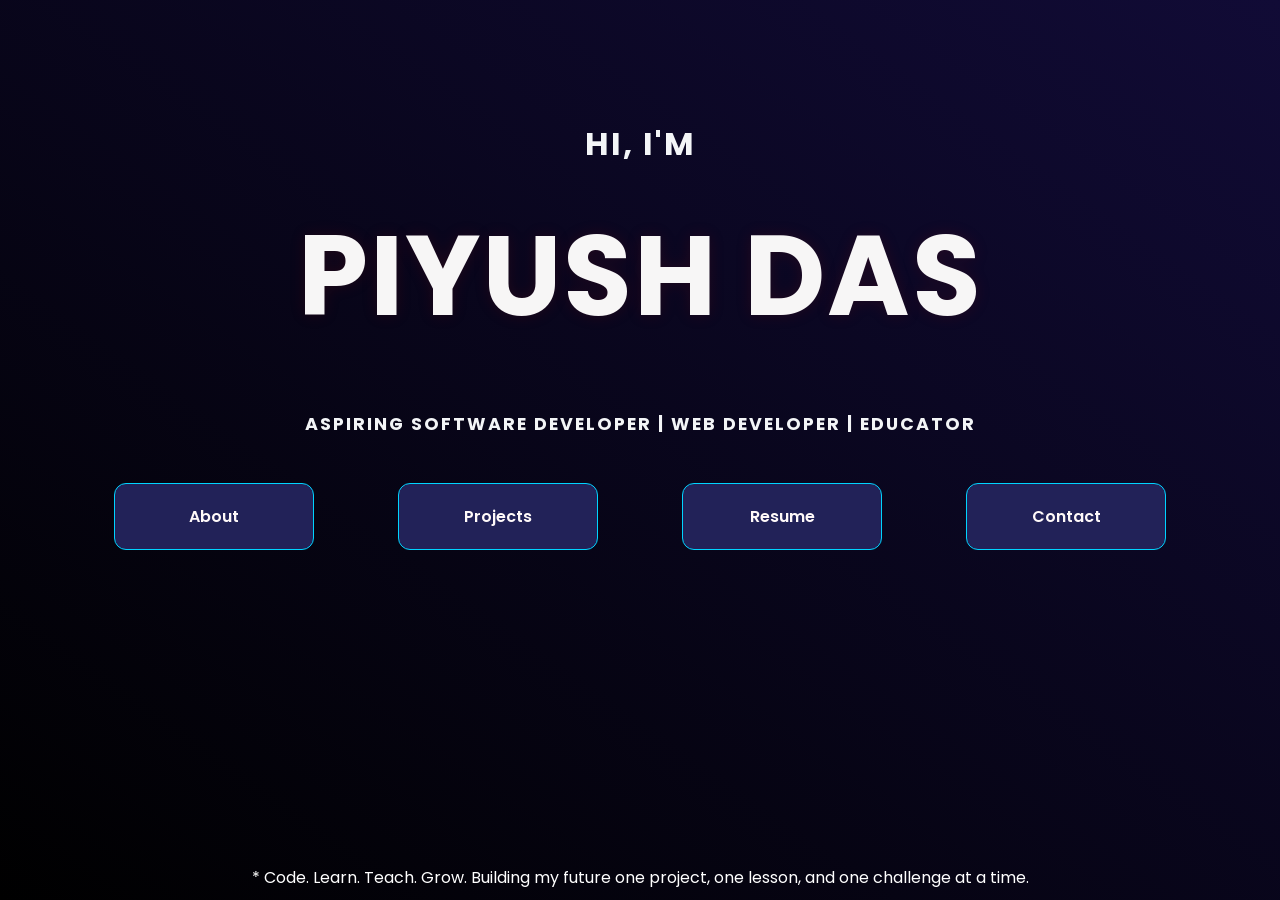
<file: index.html>
<!DOCTYPE html>
<html lang="en">

<head>
    <meta charset="UTF-8">
    <meta name="viewport" content="width=device-width, initial-scale=1.0">
    <title>Piyush Das | Aspiring Software Engineer</title>

    <link rel="stylesheet" href="style.css">
</head>

<body>
    <header>
        <h4>Hi, i'm</h4>
        <h1>Piyush Das</h1>
        <div class="software">
            <h4>Aspiring Software Developer | Web Developer | Educator</h4>
        </div>
    </header>
    <section class="buttons">
        <a href="about.html">About</a>
        <a href="projects.html">Projects</a>
        <a href="resume.html">Resume</a>
        <a href="contact.html">Contact</a>
    </section>

    <main>
    </main>
</body>

<footer class="footer">
    * Code. Learn. Teach. Grow.
    Building my future one project, one lesson, and one challenge at a time.
</footer>

</html>
</file>
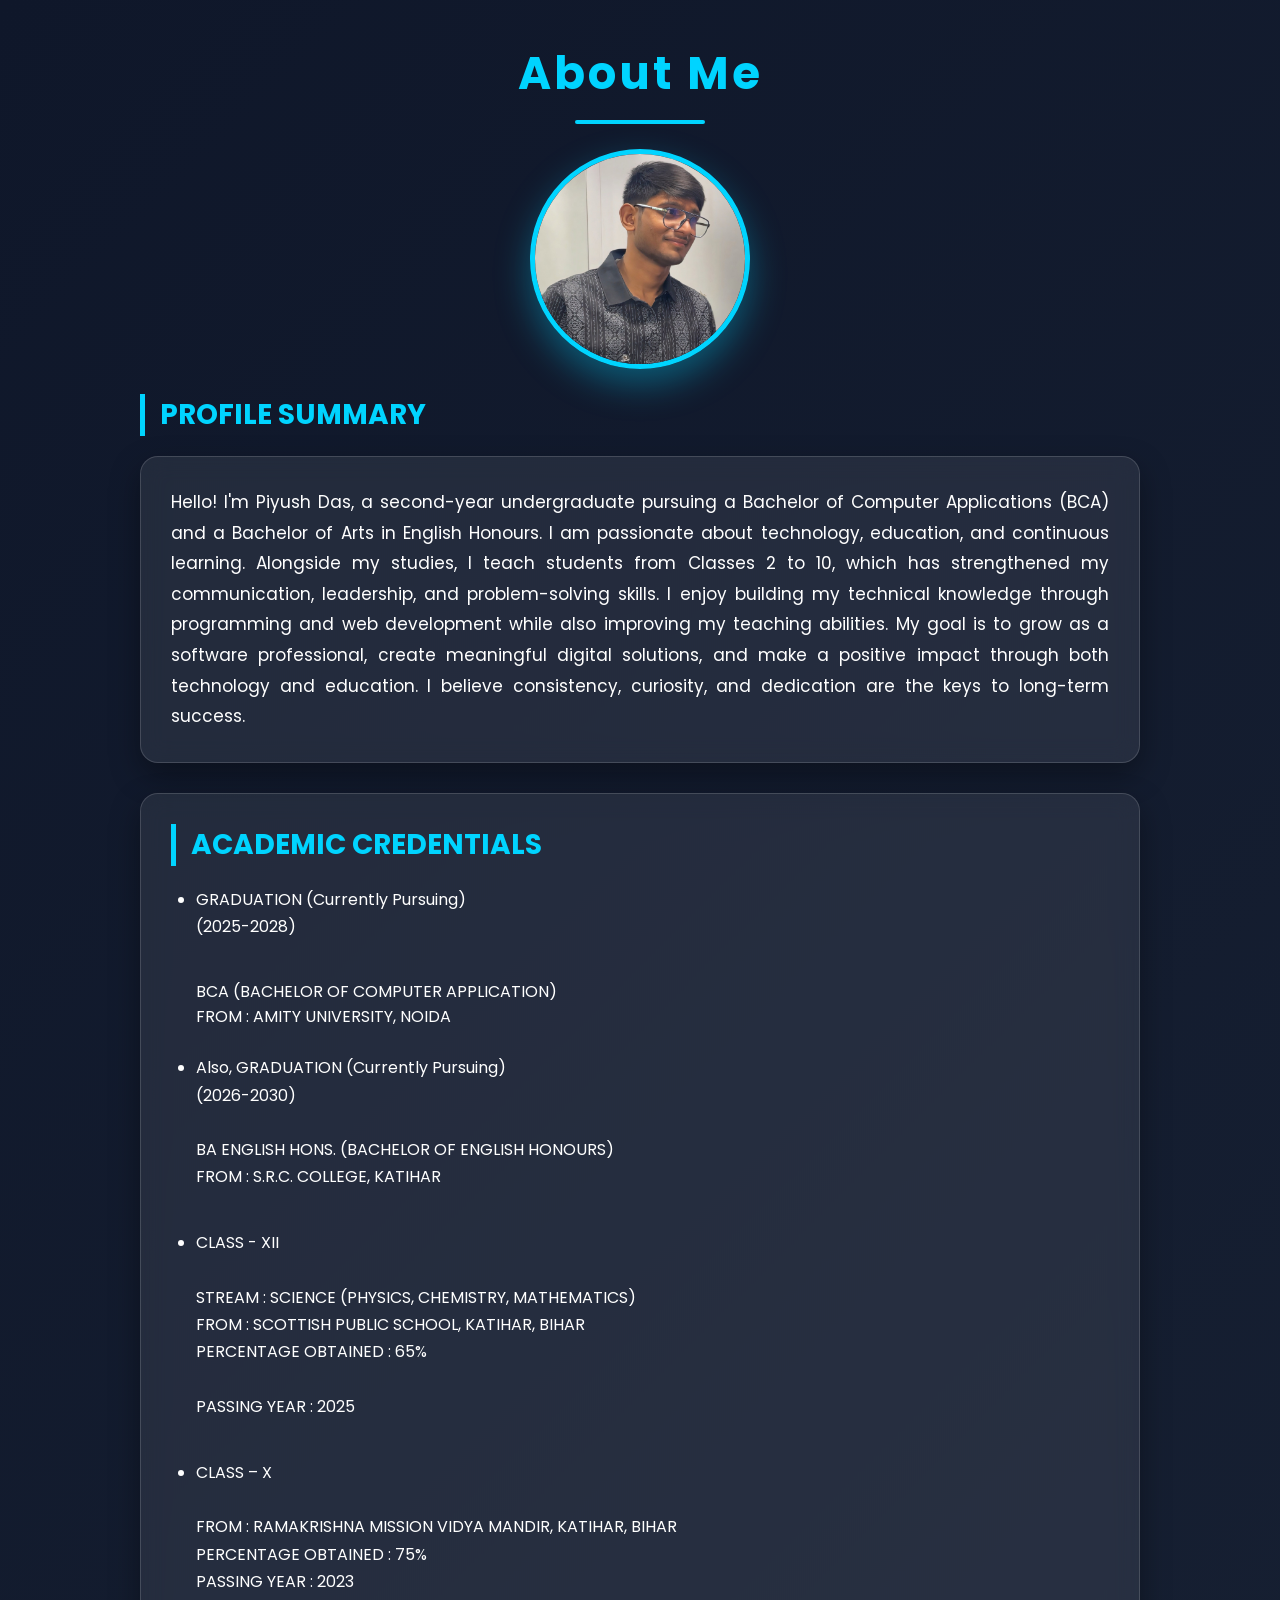
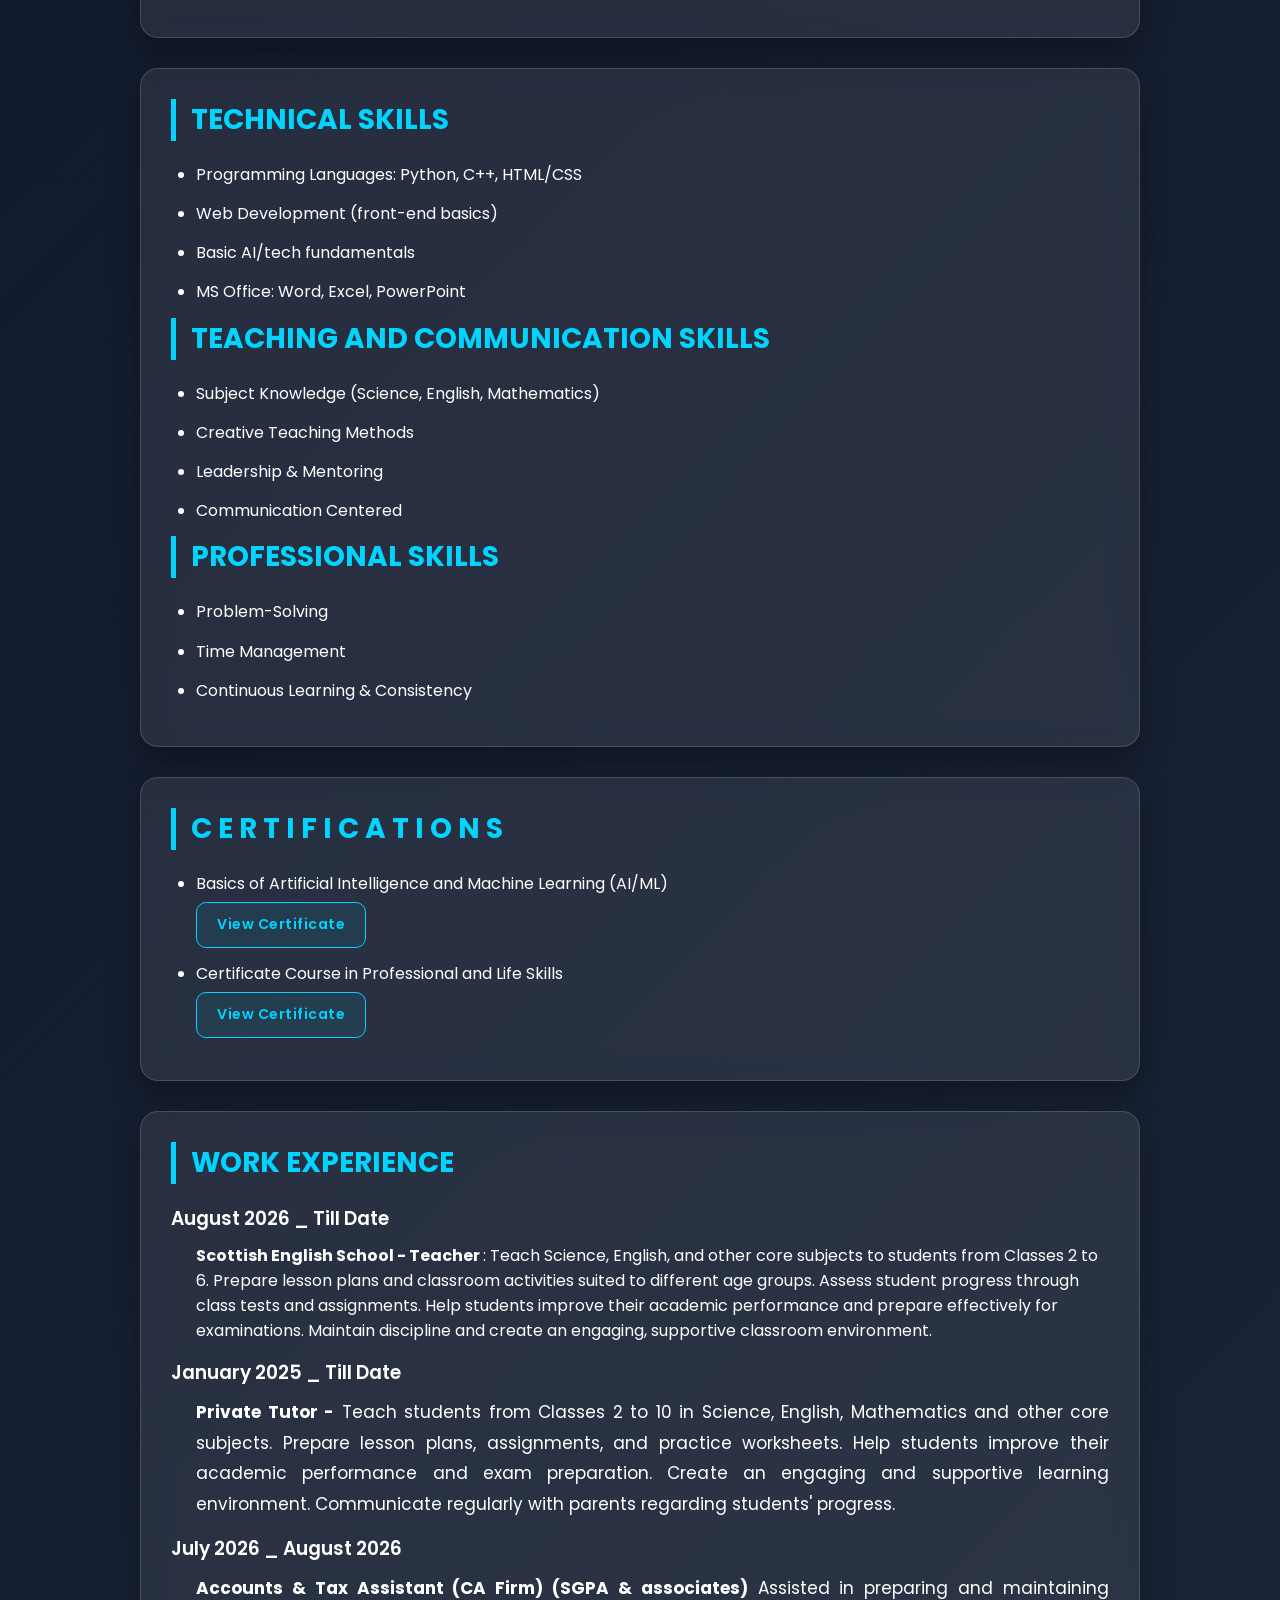
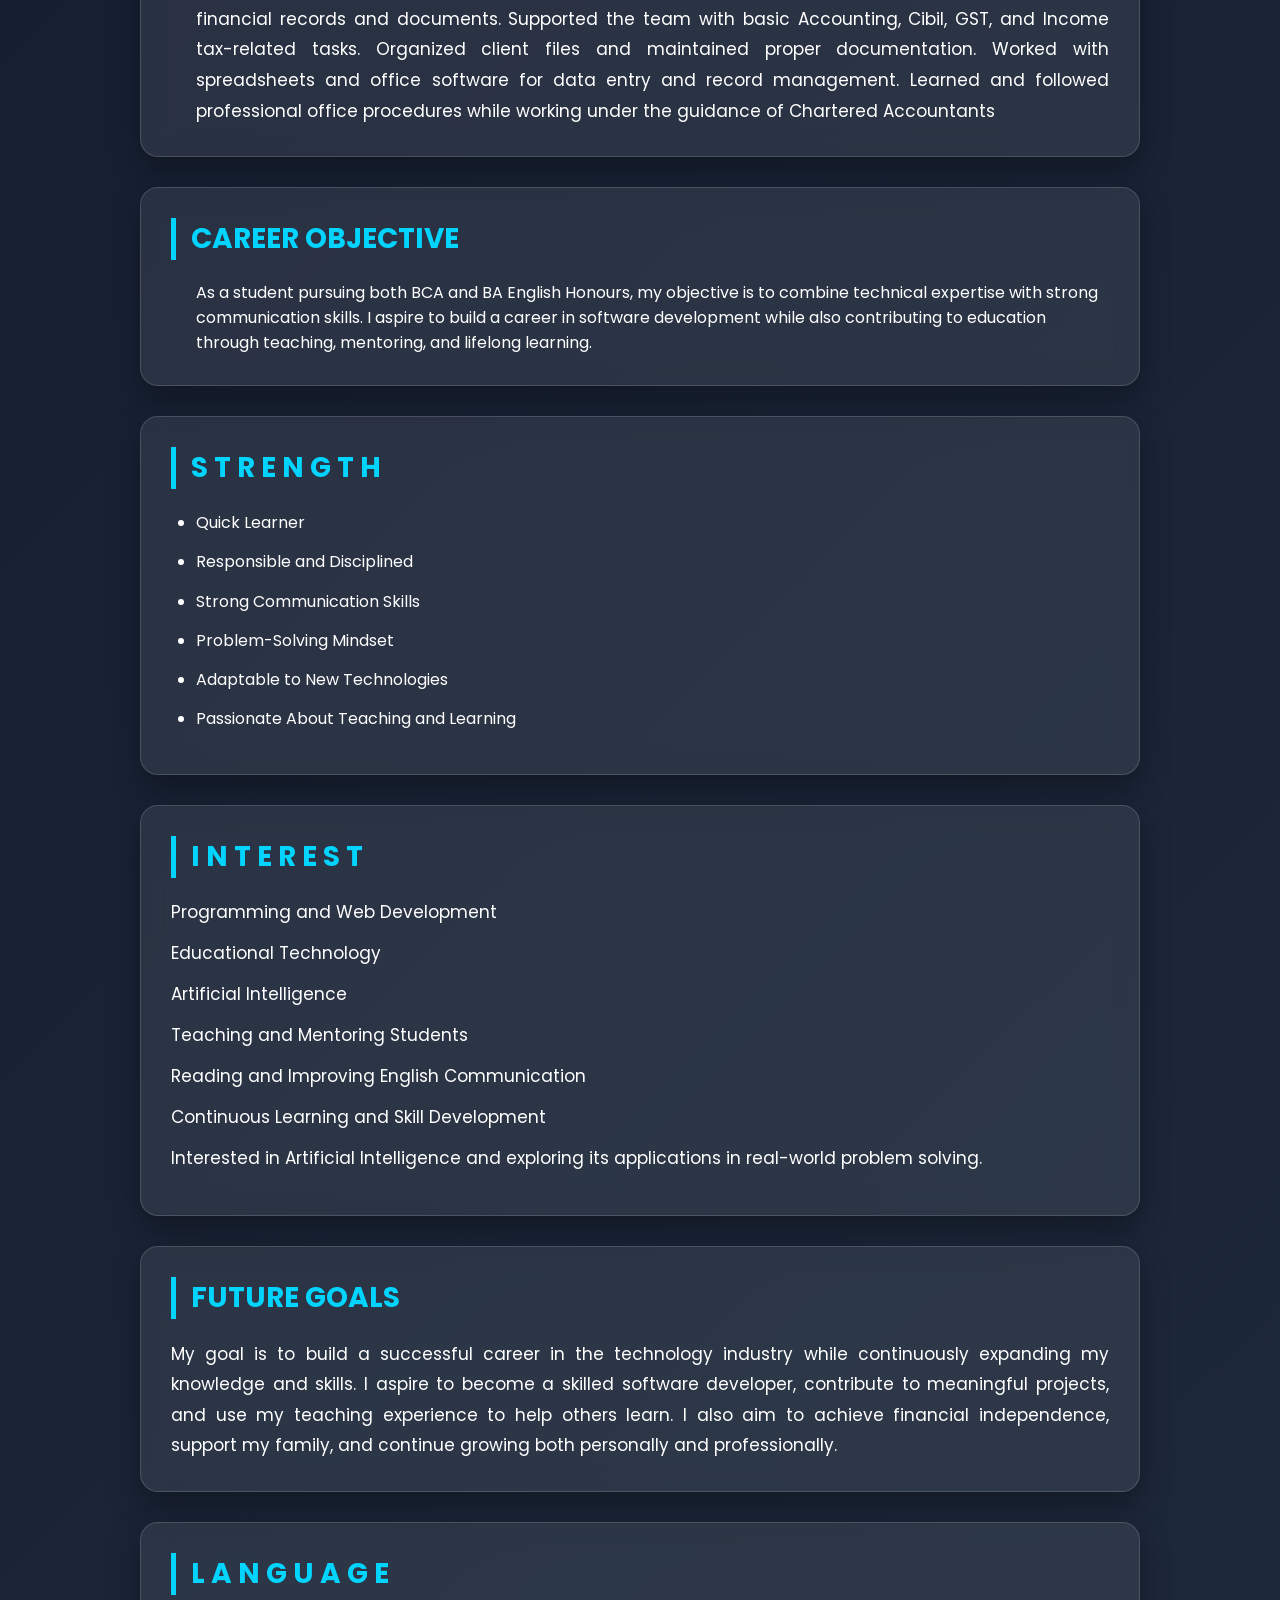
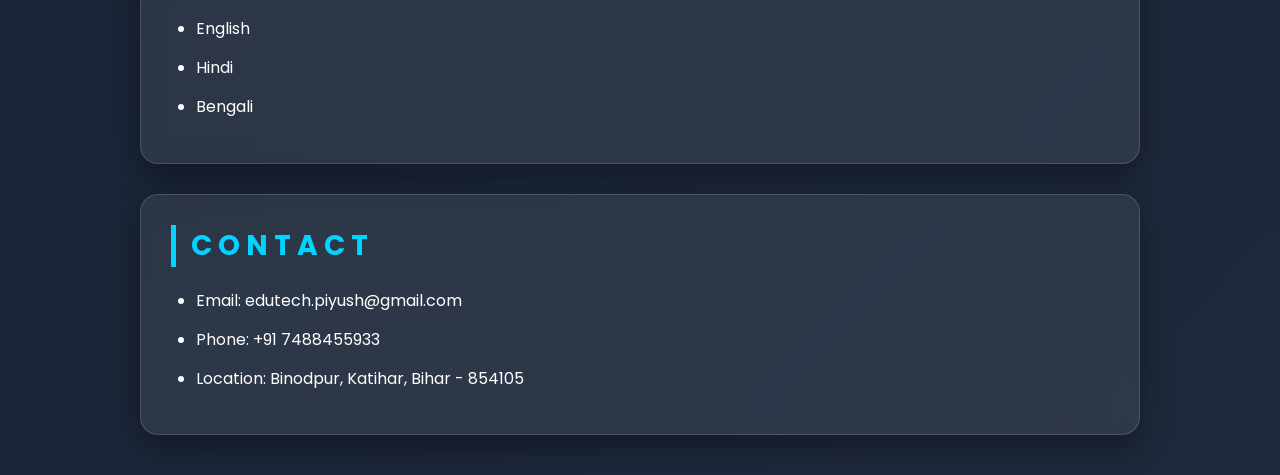
<file: about.html>
<!DOCTYPE html>
<html lang="en">

<head>
    <meta charset="UTF-8">
    <meta name="viewport" content="width=device-width, initial-scale=1.0">
    <title>ABOUT | PIYUSH</title>
    <style>
        /* Google Font */
        @import url('https://fonts.googleapis.com/css2?family=Poppins:wght@300;400;500;600;700&display=swap');

        * {
            margin: 0;
            padding: 0;
            box-sizing: border-box;
            font-family: 'Poppins', sans-serif;
        }

        body {
            background: linear-gradient(135deg, #0f172a, #1e293b);
            color: #fff;
            min-height: 100vh;
            padding: 40px 20px;
        }

        /* Heading */

        header {
            text-align: center;
            font-size: 45px;
            font-weight: 700;
            color: #00d4ff;
            letter-spacing: 3px;
            margin-bottom: 15px;
        }

        header::after {
            content: "";
            display: block;
            width: 130px;
            height: 4px;
            background: #00d4ff;
            margin: 12px auto;
            border-radius: 10px;
        }

        /* Profile Image */

        .profile-img {
            display: block;
            width: 220px;
            height: 220px;
            object-fit: cover;
            border-radius: 50%;
            margin: 25px auto;
            border: 5px solid #00d4ff;
            box-shadow: 0 15px 35px rgba(0, 212, 255, .35);
            transition: .4s;
        }

        .profile-img:hover {
            transform: scale(1.08) rotate(2deg);
            box-shadow: 0 20px 45px rgba(0, 212, 255, .55);
        }

        /* Main Container */

        main {
            max-width: 1000px;
            margin: auto;
        }

        /* Cards */

        section,
        main>p {
            background: rgba(255, 255, 255, .08);
            backdrop-filter: blur(12px);
            border: 1px solid rgba(255, 255, 255, .15);
            border-radius: 18px;
            padding: 30px;
            margin-bottom: 30px;
            box-shadow: 0 12px 30px rgba(0, 0, 0, .35);
            transition: .35s;
        }

        section:hover,
        main>p:hover {
            transform: translateY(-8px);
            border-color: #00d4ff;
            box-shadow: 0 20px 40px rgba(0, 212, 255, .25);
        }

        /* Section Heading */

        h2 {
            color: #00d4ff;
            font-size: 28px;
            margin-bottom: 20px;
            border-left: 5px solid #00d4ff;
            padding-left: 15px;
        }

        /* Sub Heading */

        h3 {
            color: #ffffff;
            margin: 15px 0 10px;
            font-weight: 600;
        }

        /* Paragraph */

        p {
            font-size: 17px;
            line-height: 1.8;
            text-align: justify;
        }

        /* Lists */

        ul {
            margin-left: 25px;
        }

        li {
            margin-bottom: 12px;
            line-height: 1.7;
        }

        /* Underline */

        u {
            color: #00d4ff;
            text-decoration-color: #00d4ff;
        }

        /* Career Objective */

        section:nth-last-child(4) ul {
            list-style: none;
            margin-left: 0;
            font-size: 17px;
            line-height: 1.8;
        }

        /* Future Goal */

        section:last-of-type {
            margin-bottom: 0;
        }

        /* Scrollbar */

        ::-webkit-scrollbar {
            width: 10px;
        }

        ::-webkit-scrollbar-track {
            background: #0f172a;
        }

        ::-webkit-scrollbar-thumb {
            background: #00d4ff;
            border-radius: 20px;
        }

        ::-webkit-scrollbar-thumb:hover {
            background: #00aacc;
        }

        /* Responsive */

        @media(max-width:768px) {

            body {
                padding: 20px;
            }

            header {
                font-size: 35px;
            }

            .profile-img {
                width: 170px;
                height: 170px;
            }

            section,
            main>p {
                padding: 22px;
            }

            h2 {
                font-size: 22px;
            }

            p,
            li {
                font-size: 15px;
            }
        }

        @media(max-width:480px) {

            header {
                font-size: 28px;
            }

            .profile-img {
                width: 150px;
                height: 150px;
            }

            section,
            main>p {
                padding: 18px;
            }

            h2 {
                font-size: 20px;
            }
        }
         /* View Certificate Button */

        .certificate-link {
            display: inline-block;

            margin-top: 5px;
            padding: 10px 20px;

            color: #00d4ff;
            background: rgba(0, 212, 255, 0.08);

            border: 1px solid #00d4ff;
            border-radius: 10px;

            text-decoration: none;
            font-size: 14px;
            font-weight: 600;
            letter-spacing: 0.5px;

            transition: 0.3s ease;
        }

        .certificate-link:hover {
            color: #0f172a;
            background: #00d4ff;

            box-shadow: 0 0 20px rgba(0, 212, 255, 0.4);

            transform: translateY(-2px);
        }
    </style>
</head>

<body>
    <header>
        About Me
    </header>
    <img src="ayx.jpeg" alt="Piyush Das" class="profile-img">
    <!-- <img src="images\me.jpeg" alt="Piyush Das" -->
    <!-- style="width: 200px; height: 200px; border-radius: 50%; margin-bottom: 20px;"> -->
    <main>
        <h2>PROFILE SUMMARY </h2>
        <p> Hello! I'm Piyush Das, a second-year undergraduate pursuing a Bachelor of Computer Applications (BCA)
            and a Bachelor of Arts in English Honours. I am passionate about technology, education, and continuous
            learning. Alongside my studies, I teach students from Classes 2 to 10, which has strengthened my
            communication,
            leadership, and problem-solving skills. I enjoy building my technical knowledge through programming and web
            development while also improving my teaching abilities. My goal is to grow as a software professional,
            create
            meaningful digital solutions, and make a positive impact through both technology and education. I believe
            consistency, curiosity, and dedication are the keys to long-term success.</p>

        <section>
            <h2>ACADEMIC CREDENTIALS</h2>
            <ul>
                <li>GRADUATION (Currently Pursuing) <br>(2025-2028)<br><br></li>
                BCA (BACHELOR OF COMPUTER APPLICATION) <br>
                FROM : AMITY UNIVERSITY, NOIDA <br><br></li>
                <li>Also, GRADUATION (Currently Pursuing)<br>
                    (2026-2030) <br><br>
                    BA ENGLISH HONS. (BACHELOR OF ENGLISH HONOURS)<br>
                    FROM :
                    S.R.C. COLLEGE, KATIHAR <br><br>
                <li>CLASS - XII <br><br>
                    STREAM : SCIENCE (PHYSICS, CHEMISTRY, MATHEMATICS) <br>
                    FROM : SCOTTISH PUBLIC
                    SCHOOL, KATIHAR, BIHAR <br>
                    PERCENTAGE OBTAINED : 65%<br><br>
                    PASSING YEAR : 2025 <br><br>
                <li> CLASS – X <br><br>
                    FROM : RAMAKRISHNA MISSION VIDYA MANDIR, KATIHAR, BIHAR <br>
                    PERCENTAGE OBTAINED : 75%<br>

                    PASSING YEAR : 2023
        </section>
        <section>

            <h2>TECHNICAL SKILLS</h2>
            <ul>
                <li>Programming Languages: Python, C++, HTML/CSS</li>
                <li>Web Development (front-end basics)</li>
                <li>Basic AI/tech fundamentals</li>
                <li>MS Office: Word, Excel, PowerPoint</li>
            </ul>
            <h2>TEACHING AND COMMUNICATION SKILLS</h2>
            <ul>
                <li>Subject Knowledge (Science, English, Mathematics)</li>
                <li>Creative Teaching Methods</li>
                <li>Leadership & Mentoring</li>
                <li>Communication Centered</li>
            </ul>
            <h2>PROFESSIONAL SKILLS</h2>
            <ul>
                <li>Problem-Solving</li>
                <li>Time Management</li>
                <li>Continuous Learning & Consistency</li>
            </ul>
        </section>
        <section>
            <h2>C E R T I F I C A T I O N S </h2>
            <ul>
                <li>
                    Basics of Artificial Intelligence and Machine Learning (AI/ML)
                    <br>
                    <a href="NONE" target="_blank" class="certificate-link">
                        View Certificate
                    </a>
                </li>
                <li>
                    Certificate Course in Professional and Life Skills
                    <br>
                    <a href="https://drive.google.com/file/d/1Q6tPlU-1JgoBllfKGYlGp8EFeUH_jpYD/view?usp=sharing"
                        target="_blank" class="certificate-link">
                        View Certificate
                    </a>
                </li>
            </ul>
        </section>
        <!-- <section>
            <h2>C E R T I F I C A T I O N S </h2>
            <ul>
                <li>Basics of Artificial Intelligence and Machine Learning (AI/ML)</li>
            </ul>
        </section> -->
        <section>
            <h2>WORK EXPERIENCE </h2>
            <h3>August 2026 _ Till Date </h3>
            <ul><strong>Scottish English School - Teacher </strong> : Teach Science, English, and other core subjects to
                students from
                Classes 2 to 6. Prepare lesson plans and classroom activities suited to different age groups. Assess
                student progress through class tests and assignments. Help students improve their academic performance
                and prepare effectively for examinations. Maintain discipline and create an engaging,
                supportive classroom environment.

            </ul>
            <h3>January 2025 _ Till Date </h3>
            <ul>
                <p><strong>Private Tutor -</strong> Teach students from Classes 2 to 10 in Science, English,
                    Mathematics and
                    other
                    core subjects. Prepare lesson plans, assignments, and practice worksheets. Help students improve
                    their
                    academic performance and exam preparation. Create an engaging and supportive learning environment.
                    Communicate
                    regularly with parents regarding students' progress.</p>
            </ul>
            <h3>July 2026 _ August 2026</h3>
            <ul>
                <p><strong>Accounts & Tax Assistant (CA Firm) (SGPA & associates)</strong> Assisted in preparing and
                    maintaining
                    financial
                    records and documents. Supported the team with basic Accounting, Cibil, GST, and Income tax-related
                    tasks.
                    Organized
                    client files and maintained proper documentation. Worked with spreadsheets and office software for
                    data entry
                    and record management. Learned and followed professional office procedures while working under the
                    guidance
                    of Chartered Accountants </p>
            </ul>

        </section>
        <section>
            <h2>CAREER OBJECTIVE</h2>
            <ul>
                As a student pursuing both BCA and BA English Honours, my objective is to combine technical expertise
                with strong communication skills. I aspire to build a career in software development while also
                contributing to education through teaching, mentoring, and lifelong learning.
            </ul>
        </section>
        <section>
            <h2>S T R E N G T H</h2>
            <ul>
                <li>Quick Learner</li>
                <li>Responsible and Disciplined</li>
                <li>Strong Communication Skills</li>
                <li>Problem-Solving Mindset</li>
                <li>Adaptable to New Technologies</li>
                <li>Passionate About Teaching and Learning</li>
            </ul>
        </section>
        <section>
            <h2>I N T E R E S T</h2>
            <ul>
                <li>Programming and Web Development</li>
                <li>Educational Technology</li>
                <li>Artificial Intelligence</li>
                <li>Teaching and Mentoring Students</li>
                <li>Reading and Improving English Communication</li>
                <li>Continuous Learning and Skill Development</li>
                <li>Interested in Artificial Intelligence and exploring its applications in real-world problem solving.
                </li>
            </ul>
        </section>
        <section>
            <h2>FUTURE GOALS</h2>
            <p>My goal is to build a successful career in the technology industry while continuously expanding my
                knowledge and skills. I aspire to become a skilled software developer, contribute to meaningful
                projects, and use my teaching experience to help others learn. I also aim to achieve financial
                independence, support my family, and continue growing both personally and professionally.</p>
        </section>
        <section>
            <h2>L A N G U A G E</h2>
            <ul>
                <li>English</li>
                <li>Hindi</li>
                <li>Bengali</li>
            </ul>
        </section>
        <section>
            <h2>C O N T A C T</h2>
            <ul>
                <li>Email: edutech.piyush@gmail.com</li>
                <li>Phone: +91 7488455933</li>
                <li>Location: Binodpur, Katihar, Bihar - 854105</li>
            </ul>
    </main>
</body>

</html>
</file>
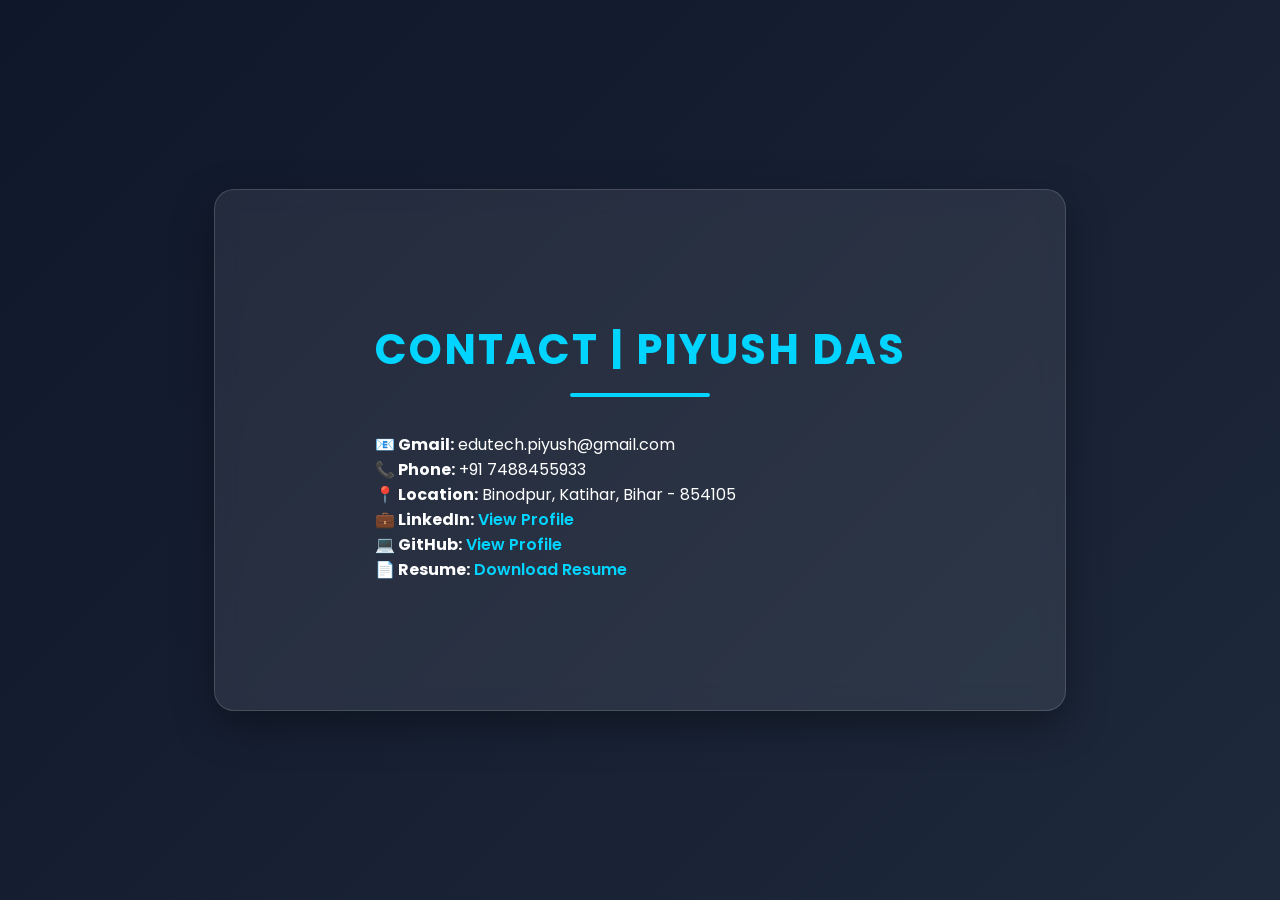
<file: contact.html>
<!DOCTYPE html>
<html lang="en">

<head>
    <meta charset="UTF-8">
    <meta name="viewport" content="width=device-width, initial-scale=1.0">
    <title>CONTACT | PIYUSH DAS</title>
    <style>
      /* Google Font */
@import url('https://fonts.googleapis.com/css2?family=Poppins:wght@300;400;500;600;700&display=swap');

*{
    margin:0;
    padding:0;
    box-sizing:border-box;
    font-family:'Poppins',sans-serif;
}

body{
    background:linear-gradient(135deg,#0f172a,#1e293b);
    min-height:100vh;
    display:flex;
    justify-content:center;
    align-items:center;
    flex-direction:column;
    padding:40px 20px;
    color:white;
}

/* Contact Card */

body::before{
    content:"";
    position:absolute;
    width:90%;
    max-width:850px;
    height:auto;
    min-height:520px;
    background:rgba(255,255,255,.08);
    backdrop-filter:blur(12px);
    border:1px solid rgba(255,255,255,.15);
    border-radius:20px;
    box-shadow:0 15px 40px rgba(0,0,0,.35);
    z-index:-1;
}

/* Heading */

h1{
    font-size:42px;
    color:#00d4ff;
    margin-bottom:35px;
    text-align:center;
    letter-spacing:2px;
}

h1::after{
    content:"";
    display:block;
    width:140px;
    height:4px;
    background:#00d4ff;
    margin:12px auto 0;
    border-radius:10px;
}

/* Contact Details */

h3{
    width:90%;
    max-width:750px;
    background:rgba(255,255,255,.05);
    border-left:5px solid #00d4ff;
    padding:18px 22px;
    margin:12px 0;
    border-radius:10px;
    font-size:18px;
    font-weight:500;
    transition:.35s ease;
    word-break:break-word;
}

h3:hover{
    transform:translateX(8px);
    background:rgba(0,212,255,.12);
    box-shadow:0 8px 20px rgba(0,212,255,.25);
}

/* Links */

a{
    color:#00d4ff;
    text-decoration:none;
    font-weight:600;
    transition:.3s;
}

a:hover{
    color:#ffffff;
    text-decoration:underline;
}

/* Scrollbar */

::-webkit-scrollbar{
    width:10px;
}

::-webkit-scrollbar-track{
    background:#0f172a;
}

::-webkit-scrollbar-thumb{
    background:#00d4ff;
    border-radius:20px;
}

::-webkit-scrollbar-thumb:hover{
    background:#0099cc;
}

/* Responsive */

@media(max-width:768px){

    body{
        padding:25px 15px;
    }

    body::before{
        width:95%;
    }

    h1{
        font-size:32px;
    }

    h3{
        font-size:16px;
        padding:15px;
    }

}

@media(max-width:480px){

    h1{
        font-size:26px;
    }

    h3{
        font-size:15px;
    }

}
    </style>

</head>

<body>
    <!-- <h1>CONTACT | PIYUSH DAS
    </h1>
    <h3>GMAIL : edutech.piyush@gmail.com</h3>
    <h3>PHONE : +91 7488455933</h3>
    <h3>LOCATION : BINODPUR, KATIHAR, BIHAR - 854105</h3>
    <h3>LINKEDIN : <a href="https://www.linkedin.com/in/piyush-das-educationtec15"
            target="_blank">www.linkedin.com/in/piyush-das-educationtec15/</a></h3>
    <h3>GITHUB : <a href="https://github.com/PIYUSH-ctrl-art"
            target="_blank">www.github.com/PIYUSH-ctrl-art/</a></h3>
    <h3>RESUME : <a href="https://drive.google.com/file/d/1GYyPaEB0J6c02fHgwnnFESm7CYNif84s/view?usp=drive_link"
            target="_blank">DOWNLOAD 📩</a></h3> -->
<section class="contact-card">
    <h1>CONTACT | PIYUSH DAS</h1>

    <p><strong>📧 Gmail:</strong> edutech.piyush@gmail.com</p>
    <p><strong>📞 Phone:</strong> +91 7488455933</p>
    <p><strong>📍 Location:</strong> Binodpur, Katihar, Bihar - 854105</p>
    <p><strong>💼 LinkedIn:</strong> <a href="https://www.linkedin.com/in/piyush-das-educationtec15" target="_blank">View Profile</a></p>
    <p><strong>💻 GitHub:</strong> <a href="https://github.com/PIYUSH-ctrl-art" target="_blank">View Profile</a></p>
    <p><strong>📄 Resume:</strong> <a href="https://drive.google.com/file/d/1hlptyNH1NqJiwAhx65PlSMpmg7go9JWO/view?usp=sharing">Download Resume</a></p>
</section>
</body>

</html>
</file>
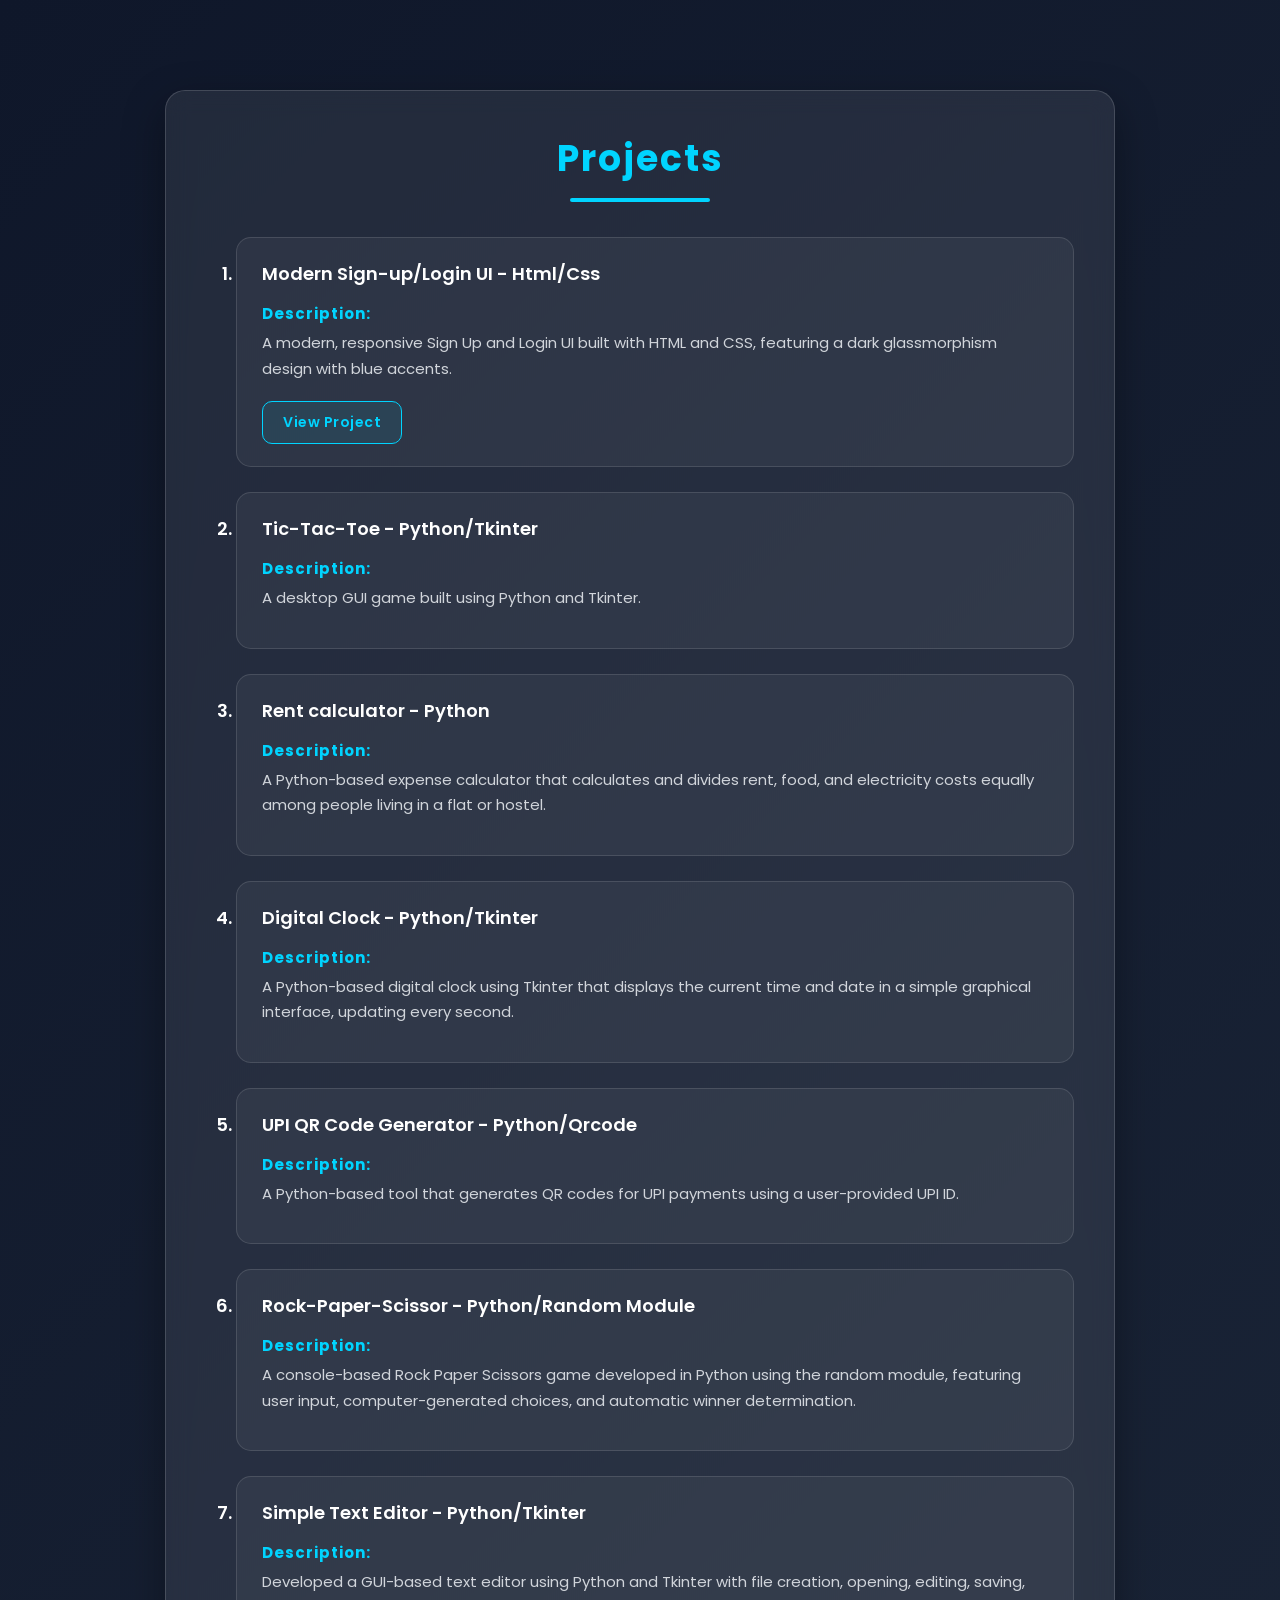
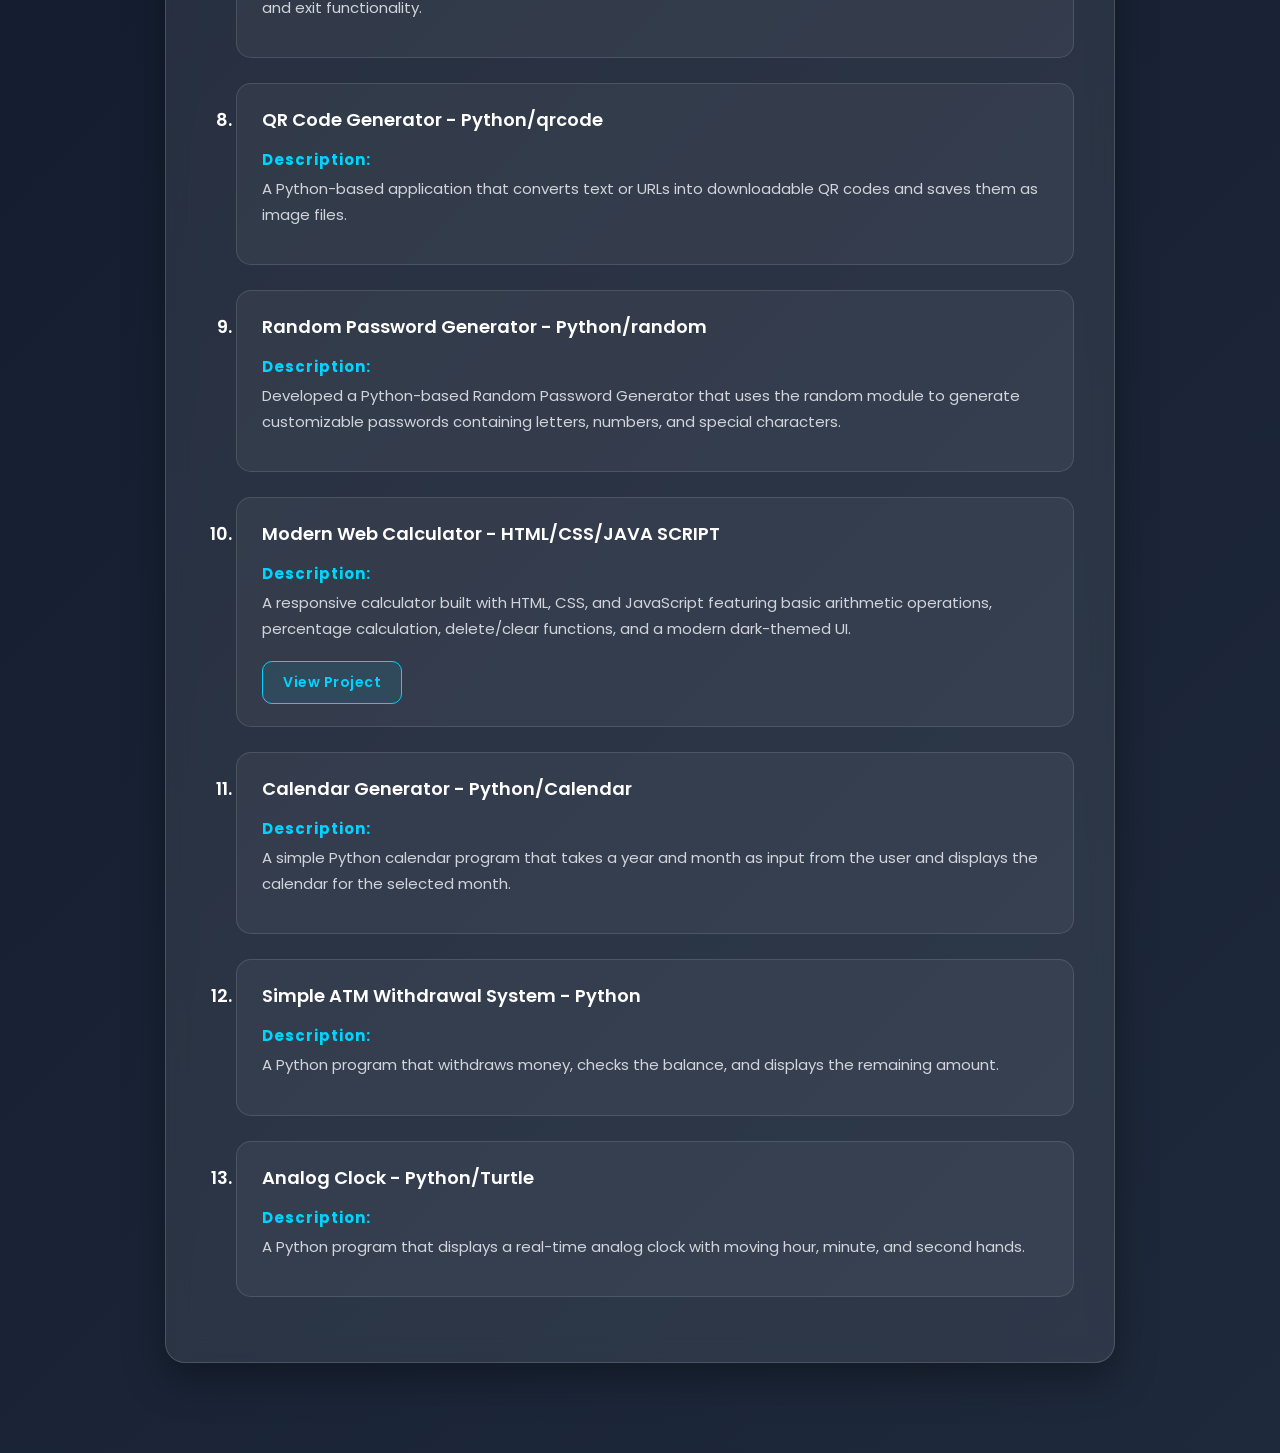
<file: projects.html>
<!DOCTYPE html>
<html lang="en">

<head>
    <meta charset="UTF-8">
    <meta name="viewport" content="width=device-width, initial-scale=1.0">
    <title>PROJECT | PIYUSH DAS</title>
    <style>
  /* Google Font */
@import url('https://fonts.googleapis.com/css2?family=Poppins:wght@300;400;500;600;700&display=swap');

*{
    margin: 0;
    padding: 0;
    box-sizing: border-box;
    font-family: 'Poppins', sans-serif;
}

/* Page */

body{
    background: linear-gradient(135deg, #0f172a, #1e293b);
    color: #ffffff;
    min-height: 100vh;
    padding: 50px 20px;
}

/* Main Projects Container */

#mini-projects{
    width: 90%;
    max-width: 950px;
    margin: 40px auto;
    padding: 40px;

    background: rgba(255,255,255,0.08);
    backdrop-filter: blur(12px);

    border: 1px solid rgba(255,255,255,0.15);
    border-radius: 20px;

    box-shadow: 0 15px 40px rgba(0,0,0,0.35);

    transition: 0.4s ease;
}

#mini-projects:hover{
    border-color: #00d4ff;
    box-shadow: 0 20px 50px rgba(0,212,255,0.25);
}

/* Main Heading */

#mini-projects h2{
    text-align: center;
    color: #00d4ff;
    font-size: 36px;
    letter-spacing: 2px;
    margin-bottom: 35px;
}

#mini-projects h2::after{
    content: "";
    display: block;

    width: 140px;
    height: 4px;

    background: #00d4ff;
    border-radius: 10px;

    margin: 12px auto 0;
}

/* Project List */

#mini-projects ol{
    padding-left: 30px;
}

/* Project Card */

#mini-projects li{
    background: rgba(255,255,255,0.05);

    border: 1px solid rgba(255,255,255,0.12);
    border-radius: 15px;

    padding: 22px 25px;
    margin-bottom: 25px;

    font-size: 18px;
    font-weight: 600;

    transition: 0.35s ease;
}

/* Hover */

#mini-projects li:hover{
    transform: translateY(-6px);

    background: rgba(0,212,255,0.08);

    border-color: #00d4ff;

    box-shadow:
        0 10px 25px rgba(0,212,255,0.20),
        0 0 15px rgba(0,212,255,0.08);
}

/* Description Heading */

#mini-projects h4{
    color: #00d4ff;
    font-size: 15px;
    margin-top: 15px;
    margin-bottom: 5px;
    letter-spacing: 1px;
}

/* Description */

#mini-projects p{
    color: #d1d5db;
    font-size: 15px;
    font-weight: 400;
    line-height: 1.7;
    margin-bottom: 15px;
}

/* Width */

@media(max-width: 768px){

    body{
        padding: 30px 15px;
    }

    #mini-projects{
        width: 95%;
        padding: 25px;
    }

    #mini-projects h2{
        font-size: 30px;
    }

    #mini-projects li{
        padding: 18px;
        font-size: 16px;
    }

}

@media(max-width: 480px){

    #mini-projects{
        padding: 20px;
    }

    #mini-projects h2{
        font-size: 26px;
    }

    #mini-projects p{
        font-size: 14px;
    }

}
        /* Project Link */

#mini-projects .project-link {
    display: inline-block;

    margin-top: 5px;
    padding: 10px 20px;

    color: #00d4ff;
    background: rgba(0, 212, 255, 0.08);

    border: 1px solid #00d4ff;
    border-radius: 10px;

    text-decoration: none;
    font-size: 14px;
    font-weight: 600;
    letter-spacing: 0.5px;

    transition: 0.3s ease;
}

#mini-projects .project-link:hover {
    color: #0f172a;
    background: #00d4ff;

    box-shadow: 0 0 20px rgba(0, 212, 255, 0.4);

    transform: translateY(-2px);
}
    </style>
   
</head>

<body>

    <div id="mini-projects">

        <h2>Projects</h2>

        <ol>

            <li>
                Modern Sign-up/Login UI - Html/Css 

                <h4>Description:</h4>

                <p>
                    A modern, responsive Sign Up and Login UI built with HTML and CSS, featuring a dark glassmorphism design with blue accents.
                 </p>
                 <a class="project-link" href="https://piyush-ctrl-art.github.io/MODERN-LOGIN-AND-SIGN-UP/" target="_blank">
                 View Project
</a>
            </li>

            <li>
                Tic-Tac-Toe - Python/Tkinter

                <h4>Description:</h4>

                <p>
                    A desktop GUI game built using Python and Tkinter.
                </p>
            </li>
            <li>
                Rent calculator - Python

                <h4>Description:</h4>

                <p>
                    A Python-based expense calculator that calculates and divides rent, food, and electricity costs
                    equally among people living in a flat or hostel.
                </p>
            </li>
            <li>
                Digital Clock - Python/Tkinter
                <h4>Description:</h4>
                <p>
                    A Python-based digital clock using Tkinter that displays the current time and date in a simple graphical interface, updating every second.
                </p>
            </li>
            <li>
                UPI QR Code Generator - Python/Qrcode
                <h4>Description:</h4>
                <p>
                    A Python-based tool that generates QR codes for UPI payments using a user-provided UPI ID.
                </p>
            </li>
            <li>
                Rock-Paper-Scissor - Python/Random Module
                <h4>Description:</h4>
                <p>
                    A console-based Rock Paper Scissors game developed in Python using the random module, featuring user input, computer-generated choices, and automatic winner determination.
                </p>
            </li>
            <li>
                Simple Text Editor - Python/Tkinter
                <h4>Description:</h4>
                <p>
                    Developed a GUI-based text editor using Python and Tkinter with file creation, opening, editing, saving, and exit functionality.
                </p>
            </li>
             <li>
                QR Code Generator - Python/qrcode
                <h4>Description:</h4>
                <p>
                    A Python-based application that converts text or URLs into downloadable QR codes and saves them as image files.
                </p>
            </li>
            <li>
                Random Password Generator - Python/random
                <h4>Description:</h4>
                <p>Developed a Python-based Random Password Generator that uses the random module to generate customizable passwords containing letters, numbers, and special characters.
                </p>
            </li>
            <li>
                Modern Web Calculator - HTML/CSS/JAVA SCRIPT
                <h4>Description:</h4>
                <p>
                  A responsive calculator built with HTML, CSS, and JavaScript featuring basic arithmetic operations, percentage calculation, delete/clear functions, and a modern dark-themed UI.                </p>
                 <a class="project-link" href="https://piyush-ctrl-art.github.io/CALCULATOR/" target="_blank">
                 View Project
</a>
                </li>
            <li>
                Calendar Generator - Python/Calendar
                <h4>Description:</h4>
                <p>
                    A simple Python calendar program that takes a year and month as input from the user and displays the calendar for the selected month.
                </p>
            </li>
                 <li>
               Simple ATM Withdrawal System - Python
                <h4>Description:</h4>
                <p>
                    A Python program that withdraws money, checks the balance, and displays the remaining amount. 
                </p>
            </li>
                 <li>
                Analog Clock - Python/Turtle
                <h4>Description:</h4>
                <p>
                    A Python program that displays a real-time analog clock with moving hour, minute, and second hands.
                </p>
            </li>

        </ol>

    </div>

</body>
</file>
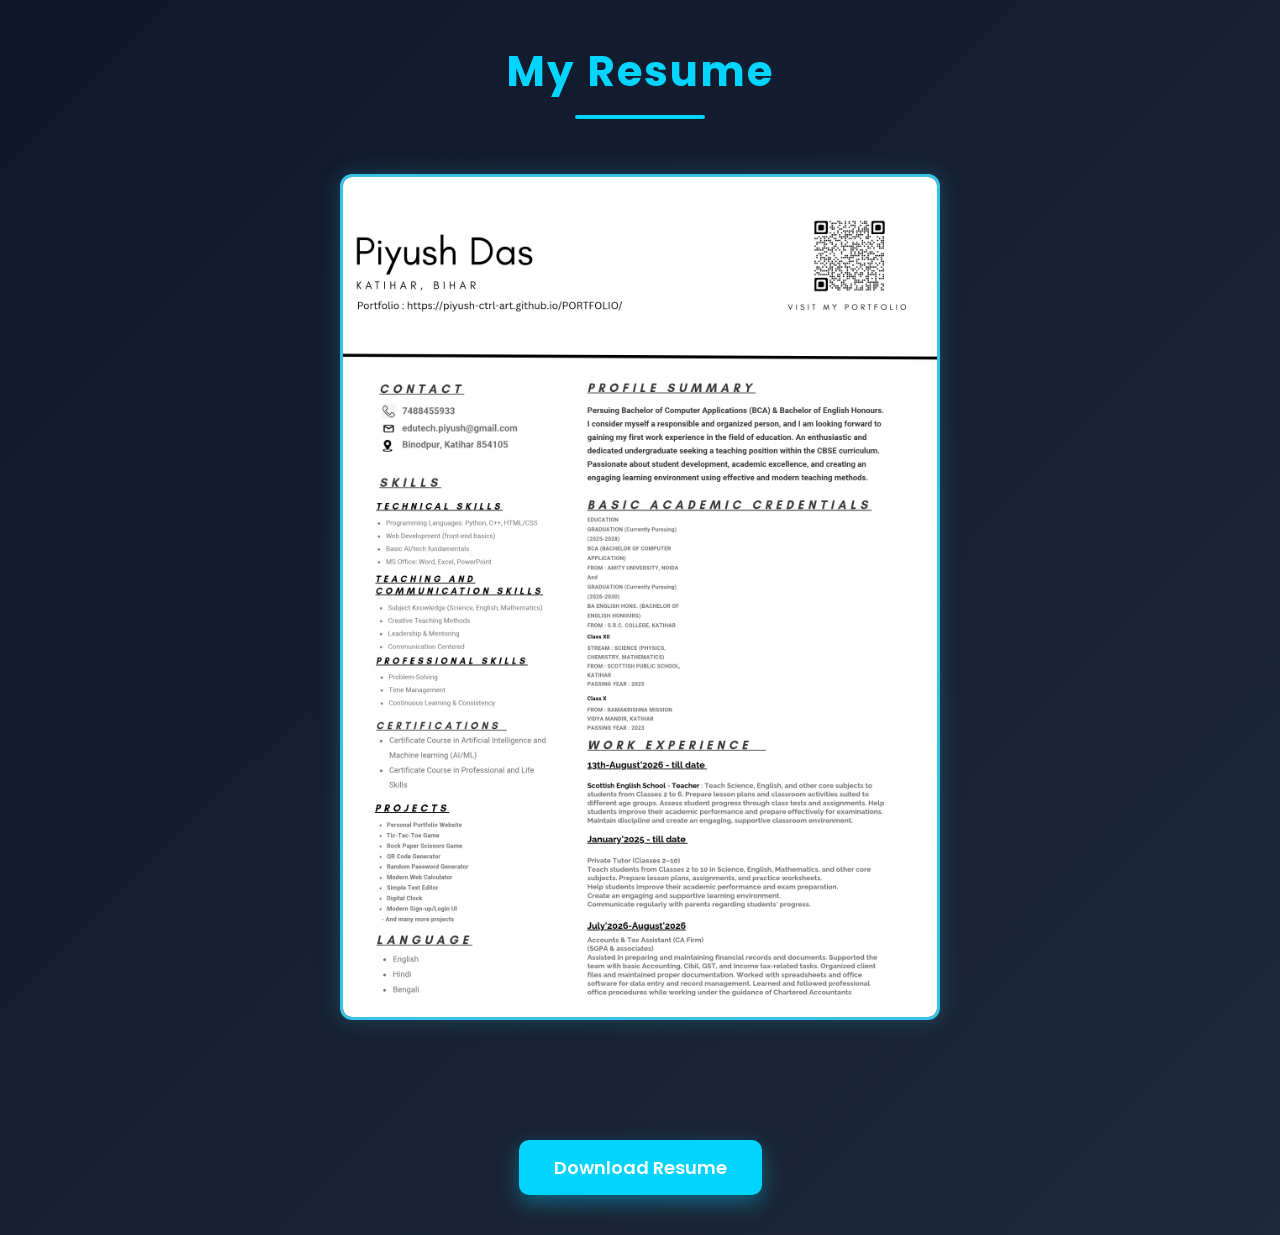
<file: resume.html>
<!DOCTYPE html>
<html lang="en">
<head>
    <meta charset="UTF-8">
    <meta name="viewport" content="width=device-width, initial-scale=1.0">
    <title>RESUME | PIYUSH DAS</title>
<style>
    /* Google Font */
@import url('https://fonts.googleapis.com/css2?family=Poppins:wght@300;400;500;600;700&display=swap');

*{
    margin:0;
    padding:0;
    box-sizing:border-box;
    font-family:'Poppins',sans-serif;
}

body{
    background:linear-gradient(135deg,#0f172a,#1e293b);
    color:white;
    min-height:100vh;
    padding:40px 20px;
    display:flex;
    flex-direction:column;
    align-items:center;
}

/* Heading */

h1{
    font-size:42px;
    color:#00d4ff;
    margin-bottom:15px;
    letter-spacing:2px;
}

h1::after{
    content:"";
    display:block;
    width:130px;
    height:4px;
    background:#00d4ff;
    margin:12px auto 0;
    border-radius:10px;
}

/* Resume Viewer */

.resume-frame{
    width:90%;
    max-width:1000px;
    height:800px;
    border:none;
    border-radius:18px;
    background:white;
    box-shadow:0 15px 40px rgba(0,0,0,.35);
    transition:.4s;
    overflow:hidden;
}

.resume-frame:hover{
    transform:translateY(-6px);
    box-shadow:0 20px 50px rgba(0,212,255,.30);
}

/* Download Button */

a{
    margin-top:30px;
    text-decoration:none;
    color:white;
    background:#00d4ff;
    padding:14px 35px;
    border-radius:10px;
    font-size:18px;
    font-weight:600;
    transition:.3s;
    box-shadow:0 8px 20px rgba(0,212,255,.35);
}

a:hover{
    background:#0099cc;
    transform:translateY(-4px);
    box-shadow:0 12px 25px rgba(0,212,255,.5);
}

/* Scrollbar */

::-webkit-scrollbar{
    width:10px;
}

::-webkit-scrollbar-track{
    background:#0f172a;
}

::-webkit-scrollbar-thumb{
    background:#00d4ff;
    border-radius:20px;
}

/* Responsive */

@media(max-width:768px){

    h1{
        font-size:34px;
    }

    .resume-frame{
        width:100%;
        height:600px;
    }

    a{
        font-size:16px;
        padding:12px 28px;
    }

}

@media(max-width:480px){

    body{
        padding:20px;
    }

    h1{
        font-size:28px;
    }

    .resume-frame{
        height:450px;
    }

}
      /* RESUME IMAGE */

        .resume_img {
    display: block;
    width: 85%;
    max-width: 600px;
    height: auto;
    margin: 40px auto;
    border: 3px solid #35c4e8;
    border-radius: 12px;
    box-shadow: 0 0 20px rgba(53, 196, 232, 0.25);
    transition: transform 0.3s ease, box-shadow 0.3s ease;
} 

        .resume_img:hover {
            transform: scale(1.02);
            box-shadow: 0 0 30px rgba(0, 212, 255, 0.5);
        }

        .resume_img:hover {
            transform: scale(1.015);
            box-shadow: 0 0 30px rgba(53, 196, 232, 0.45);
        }

        @media (max-width: 768px) {
            .resume_img {
                width: 92%;
                margin: 25px auto;
                border-width: 2px;
            }
        }
</style>
</head> 

<body>
    <h1>My Resume</h1>
        <img src="Resume Upadate 12-11-2026.jpg" alt="RESUME " class="resume_img">


    <!-- <iframe src="https://drive.google.com/file/d/1f7EBp2_e7X4wSvkjIuZRNO42yOmV43C3/view?usp=drive_link"
            width="100%"
            height="800px">
    </iframe> -->

    <br><br>

    <a href="Resume Upadte 12-11-2026.pdf" download>
    Download Resume
</a>
</body>
</html>
</file>
<file: style.css>
/* Google Font */
@import url('https://fonts.googleapis.com/css2?family=Poppins:wght@300;400;500;600;700&display=swap');

/* Reset */
* {
    margin: 0;
    padding: 0;
    box-sizing: border-box;
}

/* Body */
body {
    font-family: "Poppins", sans-serif;
    background: linear-gradient(to top right, #000000, #110b36);

    /* background: linear-gradient(135deg, #10002b, #240046); */
    color: #fffdfd;
    display: flex;
    text-align: center;
    min-height: 100vh;

    display: block;
    flex-direction: column;
    align-items: center;
}
/* Hi my name is */
header {
    margin-top: 120px;
    font-size: 2rem;
    color: #f3f5f7;
    letter-spacing: 2px;
    text-transform: uppercase;
    display: inline-block;
    text-align: center;

}

.software{
    font-size: 1.1rem;
    color: #f3f5f7;
    letter-spacing: 2px;
    text-transform: uppercase;
    display: inline-block;
    text-align: center;
}

/* Name */
h1 {
    margin-top: 24px;
    margin-bottom: 35px;
    right: 20px;
    font-size: 7rem;
    text-align: center;
    color: #f7f6f6;
    text-shadow: 0 0 15px rgba(127, 17, 17, 0.2);
}

/* Navigation Links */
a {
    display: inline-block;
    width: 200px;
    padding: 20px 20px;
    margin: 40px;

    text-align: center;
    text-decoration: none;

    font-size: 1rem;
    font-weight: 600;

    color: #fff9f9;
    background: #222258;
    /* Persian Blue */

    border: 1px solid #00d4ff;
    border-radius: 12px; 

    transition: all 0.3s ease;
}

/* Hover Effect */
a:hover {
    background: transparent;
    color: #f1f0f3;

    transform: translateY(-5px);
    box-shadow: 0 10px 25px rgba(0, 212, 255, .25);
}

/* Click Effect */
a:active {
    transform: scale(0.96);
}

/* bottoms */
a:focus {
    outline: 3px solid rgba(0, 0, 0, 0.79);
    outline-offset: 3px;
}

.footer {
    position: fixed;
    bottom: 0;
    left: 0;
    width: 100%;
    color: white;
    text-align: center;
    padding: 10px 0;

}
</file>
